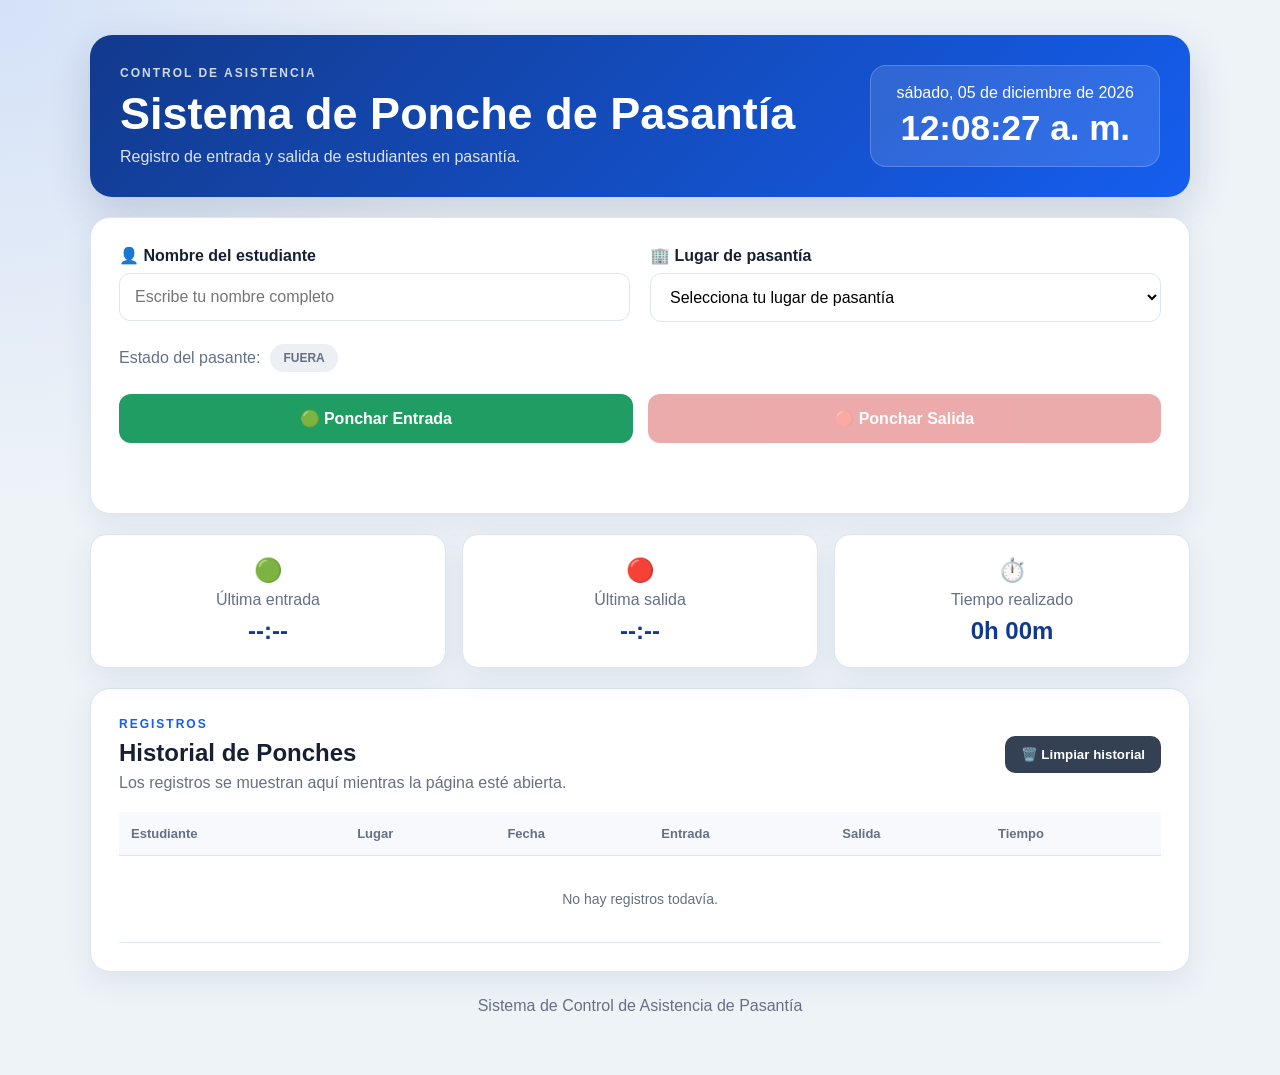
<file: index.html>
<!DOCTYPE html>
<html lang="es">

<head>
    <meta charset="UTF-8">

    <meta
        name="viewport"
        content="width=device-width, initial-scale=1.0"
    >

    <title>Sistema de Ponche de Pasantía</title>

    <link rel="stylesheet" href="style.css">
</head>


<body>

    <main class="contenedor">


        <!-- ENCABEZADO -->

        <section class="encabezado">

            <div class="encabezado-info">

                <p class="subtitulo">
                    CONTROL DE ASISTENCIA
                </p>

                <h1>
                    Sistema de Ponche de Pasantía
                </h1>

                <p class="descripcion">
                    Registro de entrada y salida de estudiantes en pasantía.
                </p>

            </div>


            <div class="reloj-contenedor">

                <span id="fecha">
                    Fecha
                </span>

                <strong id="reloj">
                    00:00:00
                </strong>

            </div>

        </section>



        <!-- FORMULARIO -->

        <section class="tarjeta">

            <div class="formulario-grid">


                <!-- NOMBRE -->

                <div class="campo">

                    <label for="nombre">
                        👤 Nombre del estudiante
                    </label>

                    <input
                        type="text"
                        id="nombre"
                        placeholder="Escribe tu nombre completo"
                    >

                </div>



                <!-- EMPRESA -->

                <div class="campo">

                    <label for="lugar">
                        🏢 Lugar de pasantía
                    </label>

                    <select id="lugar">

                        <option value="">
                            Selecciona tu lugar de pasantía
                        </option>

                        <option value="CINCINNATUS">
                            🏢 CINCINNATUS
                        </option>

                        <option value="INSTITUTO DE CONTADORES PÚBLICOS">
                            📊 INSTITUTO DE CONTADORES PÚBLICOS
                        </option>

                        <option value="DIGESETT">
                            🚦 DIGESETT
                        </option>

                        <option value="SUPERMERCADO 100%">
                            🛒 SUPERMERCADO 100%
                        </option>

                        <option value="CLÍNICA CORAZONES UNIDOS">
                            ❤️ CLÍNICA CORAZONES UNIDOS
                        </option>

                        <option value="CEDIEN">
                            🏥 CEDIEN
                        </option>

                        <option value="GRUPO CASSIMMIT SRL">
                            🏢 GRUPO CASSIMMIT SRL
                        </option>

                        <option value="UASD">
                            🎓 UASD
                        </option>

                        <option value="SHADDAI AUTOTÉCNICA">
                            🚗 SHADDAI AUTOTÉCNICA
                        </option>

                        <option value="MINISTERIO DE SALUD PÚBLICA">
                            🏥 MINISTERIO DE SALUD PÚBLICA
                        </option>

                    </select>

                </div>

            </div>



            <!-- ESTADO -->

            <div class="estado-contenedor">

                <span>
                    Estado del pasante:
                </span>

                <strong
                    id="estado"
                    class="estado fuera"
                >
                    FUERA
                </strong>

            </div>



            <!-- BOTONES -->

            <div class="botones">

                <button
                    id="btnEntrada"
                    class="btn entrada"
                >
                    🟢 Ponchar Entrada
                </button>


                <button
                    id="btnSalida"
                    class="btn salida"
                    disabled
                >
                    🔴 Ponchar Salida
                </button>

            </div>


            <p
                id="mensaje"
                class="mensaje"
            ></p>

        </section>



        <!-- RESUMEN -->

        <section class="resumen">


            <article class="caja">

                <div class="icono-resumen">
                    🟢
                </div>

                <p>
                    Última entrada
                </p>

                <h2 id="ultimaEntrada">
                    --:--
                </h2>

            </article>



            <article class="caja">

                <div class="icono-resumen">
                    🔴
                </div>

                <p>
                    Última salida
                </p>

                <h2 id="ultimaSalida">
                    --:--
                </h2>

            </article>



            <article class="caja">

                <div class="icono-resumen">
                    ⏱️
                </div>

                <p>
                    Tiempo realizado
                </p>

                <h2 id="tiempoTrabajado">
                    0h 00m
                </h2>

            </article>


        </section>



        <!-- HISTORIAL -->

        <section class="historial">


            <div class="historial-cabecera">

                <div>

                    <p class="subtitulo oscuro">
                        REGISTROS
                    </p>

                    <h2>
                        Historial de Ponches
                    </h2>

                    <p class="texto-historial">
                        Los registros se muestran aquí mientras la página esté abierta.
                    </p>

                </div>


                <button
                    id="btnLimpiar"
                    class="btn-limpiar"
                >
                    🗑️ Limpiar historial
                </button>

            </div>



            <div class="tabla-contenedor">

                <table>

                    <thead>

                        <tr>

                            <th>
                                Estudiante
                            </th>

                            <th>
                                Lugar
                            </th>

                            <th>
                                Fecha
                            </th>

                            <th>
                                Entrada
                            </th>

                            <th>
                                Salida
                            </th>

                            <th>
                                Tiempo
                            </th>

                        </tr>

                    </thead>


                    <tbody id="tabla">

                        <tr class="fila-vacia">

                            <td colspan="6">

                                No hay registros todavía.

                            </td>

                        </tr>

                    </tbody>

                </table>

            </div>

        </section>



        <!-- PIE -->

        <footer class="footer">

            <p>
                Sistema de Control de Asistencia de Pasantía
            </p>

        </footer>


    </main>


    <script src="script.js"></script>

</body>

</html>
</file>
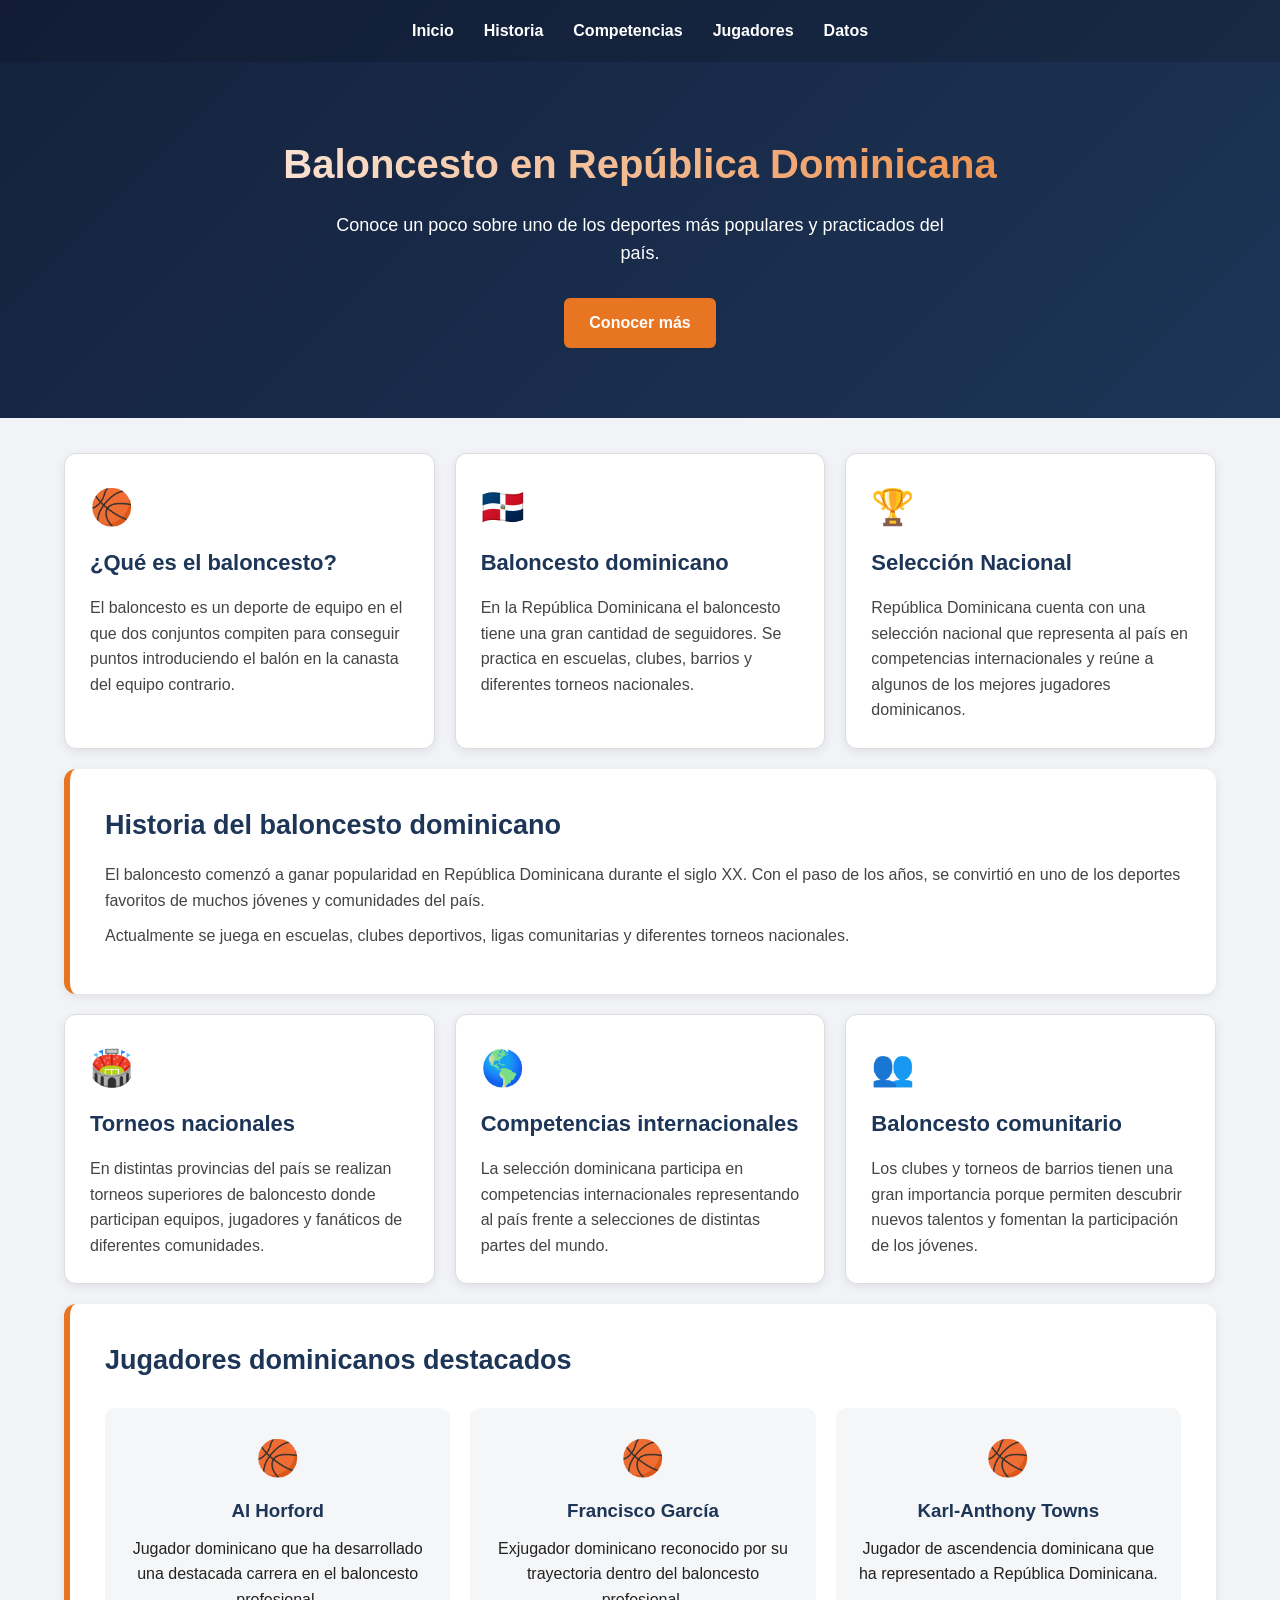
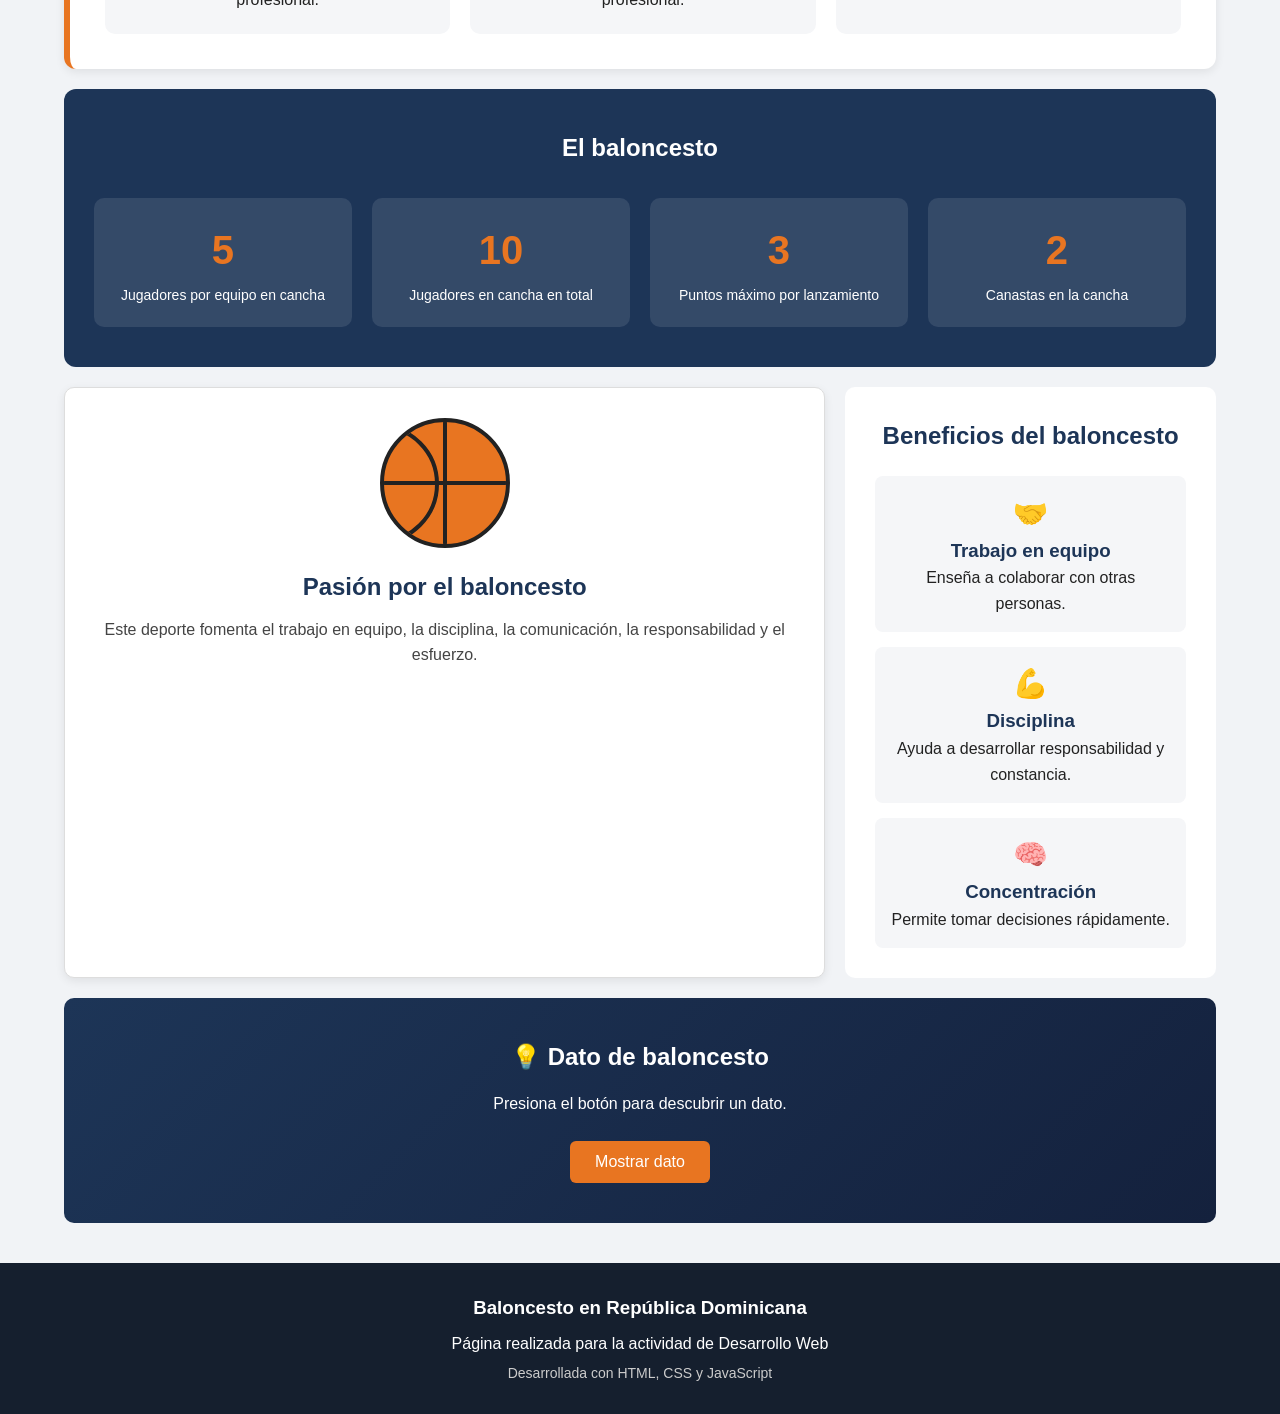
<file: hola/index.html>
<!DOCTYPE html>
<html lang="es">

<head>
    <meta charset="UTF-8">
    <meta name="viewport" content="width=device-width, initial-scale=1.0">
    <title>Baloncesto en República Dominicana</title>
    <link rel="stylesheet" href="style.css">
    <script src="script.js" defer></script>
</head>

<body>

    <header>
        <nav>
            <a href="#inicio">Inicio</a>
            <a href="#historia">Historia</a>
            <a href="#competencias">Competencias</a>
            <a href="#jugadores">Jugadores</a>
            <a href="#datos">Datos</a>
        </nav>

        <div id="inicio" class="encabezado">
            <h1>Baloncesto en República Dominicana</h1>

            <p>
                Conoce un poco sobre uno de los deportes más populares
                y practicados del país.
            </p>

            <a href="#historia" class="boton-inicio">
                Conocer más
            </a>
        </div>
    </header>

    <main>

        <!-- INFORMACIÓN PRINCIPAL -->

        <section class="tarjeta">
            <div class="icono">🏀</div>

            <h2>¿Qué es el baloncesto?</h2>

            <p>
                El baloncesto es un deporte de equipo en el que dos conjuntos
                compiten para conseguir puntos introduciendo el balón en la
                canasta del equipo contrario.
            </p>
        </section>

        <section class="tarjeta">
            <div class="icono">🇩🇴</div>

            <h2>Baloncesto dominicano</h2>

            <p>
                En la República Dominicana el baloncesto tiene una gran
                cantidad de seguidores. Se practica en escuelas, clubes,
                barrios y diferentes torneos nacionales.
            </p>
        </section>

        <section class="tarjeta">
            <div class="icono">🏆</div>

            <h2>Selección Nacional</h2>

            <p>
                República Dominicana cuenta con una selección nacional
                que representa al país en competencias internacionales
                y reúne a algunos de los mejores jugadores dominicanos.
            </p>
        </section>

        <!-- HISTORIA -->

        <section class="seccion-grande" id="historia">

            <h2>Historia del baloncesto dominicano</h2>

            <p>
                El baloncesto comenzó a ganar popularidad en República
                Dominicana durante el siglo XX. Con el paso de los años,
                se convirtió en uno de los deportes favoritos de muchos
                jóvenes y comunidades del país.
            </p>

            <p>
                Actualmente se juega en escuelas, clubes deportivos,
                ligas comunitarias y diferentes torneos nacionales.
            </p>

        </section>

        <!-- COMPETENCIAS -->

        <section class="tarjeta" id="competencias">

            <div class="icono">🏟️</div>

            <h2>Torneos nacionales</h2>

            <p>
                En distintas provincias del país se realizan torneos
                superiores de baloncesto donde participan equipos,
                jugadores y fanáticos de diferentes comunidades.
            </p>

        </section>

        <section class="tarjeta">

            <div class="icono">🌎</div>

            <h2>Competencias internacionales</h2>

            <p>
                La selección dominicana participa en competencias
                internacionales representando al país frente a
                selecciones de distintas partes del mundo.
            </p>

        </section>

        <section class="tarjeta">

            <div class="icono">👥</div>

            <h2>Baloncesto comunitario</h2>

            <p>
                Los clubes y torneos de barrios tienen una gran
                importancia porque permiten descubrir nuevos talentos
                y fomentan la participación de los jóvenes.
            </p>

        </section>

        <!-- JUGADORES -->

        <section class="seccion-grande" id="jugadores">

            <h2>Jugadores dominicanos destacados</h2>

            <div class="jugadores">

                <article class="jugador">
                    <span>🏀</span>
                    <h3>Al Horford</h3>
                    <p>
                        Jugador dominicano que ha desarrollado una
                        destacada carrera en el baloncesto profesional.
                    </p>
                </article>

                <article class="jugador">
                    <span>🏀</span>
                    <h3>Francisco García</h3>
                    <p>
                        Exjugador dominicano reconocido por su trayectoria
                        dentro del baloncesto profesional.
                    </p>
                </article>

                <article class="jugador">
                    <span>🏀</span>
                    <h3>Karl-Anthony Towns</h3>
                    <p>
                        Jugador de ascendencia dominicana que ha
                        representado a República Dominicana.
                    </p>
                </article>

            </div>

        </section>

        <!-- ESTADÍSTICAS -->

        <section class="estadisticas">

            <h2>El baloncesto</h2>

            <div class="contenedor-estadisticas">

                <div>
                    <strong>5</strong>
                    <span>Jugadores por equipo en cancha</span>
                </div>

                <div>
                    <strong>10</strong>
                    <span>Jugadores en cancha en total</span>
                </div>

                <div>
                    <strong>3</strong>
                    <span>Puntos máximo por lanzamiento</span>
                </div>

                <div>
                    <strong>2</strong>
                    <span>Canastas en la cancha</span>
                </div>

            </div>

        </section>

        <!-- BALÓN -->

        <section class="visual">

            <div class="balon">
                <div class="linea linea1"></div>
                <div class="linea linea2"></div>
                <div class="linea linea3"></div>
            </div>

            <h2>Pasión por el baloncesto</h2>

            <p>
                Este deporte fomenta el trabajo en equipo, la disciplina,
                la comunicación, la responsabilidad y el esfuerzo.
            </p>

        </section>

        <!-- BENEFICIOS -->

        <section class="beneficios">

            <h2>Beneficios del baloncesto</h2>

            <div class="lista-beneficios">

                <div>
                    <span>🤝</span>
                    <h3>Trabajo en equipo</h3>
                    <p>Enseña a colaborar con otras personas.</p>
                </div>

                <div>
                    <span>💪</span>
                    <h3>Disciplina</h3>
                    <p>Ayuda a desarrollar responsabilidad y constancia.</p>
                </div>

                <div>
                    <span>🧠</span>
                    <h3>Concentración</h3>
                    <p>Permite tomar decisiones rápidamente.</p>
                </div>

            </div>

        </section>

        <!-- INTERACTIVO -->

        <section class="interactivo" id="datos">

            <h2>💡 Dato de baloncesto</h2>

            <p id="dato">
                Presiona el botón para descubrir un dato.
            </p>

            <button type="button" id="btnDato">
                Mostrar dato
            </button>

        </section>

    </main>

    <footer>

        <h3>Baloncesto en República Dominicana</h3>

        <p>
            Página realizada para la actividad de Desarrollo Web
        </p>

        <p class="autor">
            Desarrollada con HTML, CSS y JavaScript
        </p>

    </footer>

</body>

</html>
</file>
<file: style.css>
* {
    margin: 0;
    padding: 0;
    box-sizing: border-box;
}


:root {

    --azul: #155eef;

    --azul-oscuro: #123a8c;

    --verde: #1f9d63;

    --rojo: #d64545;

    --gris-fondo: #eef3f8;

    --gris-texto: #667085;

    --blanco: #ffffff;

    --borde: #dde5ee;

}


body {

    min-height: 100vh;

    font-family:
        Arial,
        Helvetica,
        sans-serif;

    background:
        radial-gradient(
            circle at top left,
            rgba(21, 94, 239, 0.12),
            transparent 30%
        ),
        var(--gris-fondo);

    color: #172033;

}


/* CONTENEDOR */

.contenedor {

    width: min(
        1100px,
        calc(100% - 30px)
    );

    margin: 35px auto;

}


/* ENCABEZADO */

.encabezado {

    display: flex;

    justify-content: space-between;

    align-items: center;

    gap: 25px;

    padding: 30px;

    color: white;

    border-radius: 22px;

    background:
        linear-gradient(
            135deg,
            var(--azul-oscuro),
            var(--azul)
        );

    box-shadow:
        0 15px 40px
        rgba(28, 52, 94, 0.18);

}


.encabezado h1 {

    margin-bottom: 8px;

    font-size: clamp(
        28px,
        5vw,
        45px
    );

}


.descripcion {

    opacity: 0.85;

}


.subtitulo {

    margin-bottom: 8px;

    font-size: 12px;

    font-weight: bold;

    letter-spacing: 2px;

    opacity: 0.8;

}


.subtitulo.oscuro {

    color: var(--azul);

    opacity: 1;

}


/* RELOJ */

.reloj-contenedor {

    min-width: 250px;

    padding: 18px 25px;

    text-align: center;

    border-radius: 16px;

    background:
        rgba(
            255,
            255,
            255,
            0.12
        );

    border:
        1px solid
        rgba(
            255,
            255,
            255,
            0.20
        );

}


.reloj-contenedor span {

    display: block;

    margin-bottom: 6px;

}


.reloj-contenedor strong {

    font-size: 35px;

}


/* TARJETA */

.tarjeta {

    margin-top: 20px;

    padding: 28px;

    background: white;

    border: 1px solid var(--borde);

    border-radius: 20px;

    box-shadow:
        0 10px 30px
        rgba(28, 52, 94, 0.08);

}


/* FORMULARIO */

.formulario-grid {

    display: grid;

    grid-template-columns:
        repeat(
            2,
            1fr
        );

    gap: 20px;

}


label {

    display: block;

    margin-bottom: 8px;

    font-weight: bold;

}


input,
select {

    width: 100%;

    padding: 14px 15px;

    border:
        1px solid
        var(--borde);

    border-radius: 11px;

    background: white;

    font-size: 16px;

    outline: none;

}


input:focus,
select:focus {

    border-color: var(--azul);

    box-shadow:
        0 0 0 4px
        rgba(21, 94, 239, 0.10);

}


input:disabled,
select:disabled {

    background: #f2f4f7;

}


/* ESTADO */

.estado-contenedor {

    display: flex;

    align-items: center;

    gap: 10px;

    margin-top: 22px;

    color: var(--gris-texto);

}


.estado {

    padding: 7px 13px;

    border-radius: 50px;

    font-size: 12px;

    font-weight: bold;

}


.estado.fuera {

    color: #667085;

    background: #eceff3;

}


.estado.dentro {

    color: #15794c;

    background: #dbf5e8;

}


/* BOTONES */

.botones {

    display: grid;

    grid-template-columns:
        repeat(
            2,
            1fr
        );

    gap: 15px;

    margin-top: 22px;

}


.btn {

    padding: 15px;

    border: none;

    border-radius: 12px;

    color: white;

    font-size: 16px;

    font-weight: bold;

    cursor: pointer;

    transition: 0.2s;

}


.btn:hover:not(:disabled) {

    transform: translateY(-2px);

}


.btn:disabled {

    opacity: 0.45;

    cursor: not-allowed;

}


.entrada {

    background: var(--verde);

}


.salida {

    background: var(--rojo);

}


.mensaje {

    min-height: 24px;

    margin-top: 18px;

    text-align: center;

    font-weight: bold;

}


/* RESUMEN */

.resumen {

    display: grid;

    grid-template-columns:
        repeat(
            3,
            1fr
        );

    gap: 16px;

    margin-top: 20px;

}


.caja {

    padding: 22px;

    text-align: center;

    background: white;

    border: 1px solid var(--borde);

    border-radius: 16px;

    box-shadow:
        0 10px 30px
        rgba(28, 52, 94, 0.08);

}


.icono-resumen {

    margin-bottom: 7px;

    font-size: 23px;

}


.caja p {

    margin-bottom: 8px;

    color: var(--gris-texto);

}


.caja h2 {

    color: var(--azul-oscuro);

}


/* HISTORIAL */

.historial {

    margin-top: 20px;

    padding: 28px;

    background: white;

    border: 1px solid var(--borde);

    border-radius: 20px;

    box-shadow:
        0 10px 30px
        rgba(28, 52, 94, 0.08);

}


.historial-cabecera {

    display: flex;

    justify-content: space-between;

    align-items: center;

    gap: 20px;

    margin-bottom: 20px;

}


.texto-historial {

    margin-top: 7px;

    color: var(--gris-texto);

}


.btn-limpiar {

    padding: 11px 16px;

    border: none;

    border-radius: 10px;

    background: #344054;

    color: white;

    font-weight: bold;

    cursor: pointer;

}


.btn-limpiar:hover {

    background: #202939;

}


/* TABLA */

.tabla-contenedor {

    overflow-x: auto;

}


table {

    width: 100%;

    border-collapse: collapse;

}


th,
td {

    padding: 14px 12px;

    text-align: left;

    border-bottom:
        1px solid
        var(--borde);

    white-space: nowrap;

}


th {

    background: #f7f9fc;

    color: var(--gris-texto);

    font-size: 13px;

}


td {

    font-size: 14px;

}


.fila-vacia td {

    padding: 35px;

    text-align: center;

    color: var(--gris-texto);

}


/* FOOTER */

.footer {

    padding: 25px;

    text-align: center;

    color: var(--gris-texto);

}


/* RESPONSIVE */

@media(max-width: 750px) {

    .contenedor {

        width:
            calc(
                100% - 20px
            );

        margin:
            18px auto;

    }


    .encabezado {

        flex-direction: column;

        align-items: stretch;

    }


    .reloj-contenedor {

        min-width: 0;

    }


    .formulario-grid {

        grid-template-columns: 1fr;

    }


    .botones {

        grid-template-columns: 1fr;

    }


    .resumen {

        grid-template-columns: 1fr;

    }


    .historial-cabecera {

        flex-direction: column;

        align-items: stretch;

    }


    .btn-limpiar {

        width: 100%;

    }

}
</file>
<file: hola/style.css>
* {
    margin: 0;
    padding: 0;
    box-sizing: border-box;
}

html {
    scroll-behavior: smooth;
    scrollbar-width: thin;
    scrollbar-color: #e87521 #1d3557;
}

body {
    font-family: Arial, Helvetica, sans-serif;
    background-color: #f1f3f6;
    color: #222;
    line-height: 1.6;
}

/* HEADER */

header {
    background: linear-gradient(135deg, #14213d, #1d3557);
    color: white;
}

nav {
    display: flex;
    justify-content: center;
    gap: 30px;
    padding: 18px;
    background-color: rgba(0, 0, 0, 0.15);
}

nav a {
    color: white;
    text-decoration: none;
    font-weight: bold;
    transition: 0.3s;
}

nav a:hover {
    color: #e87521;
}

.encabezado {
    text-align: center;
    padding: 70px 20px;
}

.encabezado h1 {
    font-size: 40px;
    margin-bottom: 15px;

    background: linear-gradient(
        90deg,
        #ffffff,
        #e87521
    );

    background-clip: text;
    -webkit-background-clip: text;
    color: transparent;
    -webkit-text-fill-color: transparent;
}

.encabezado p {
    font-size: 18px;
    max-width: 650px;
    margin: auto;
    margin-bottom: 30px;
}

.boton-inicio {
    display: inline-block;
    background-color: #e87521;
    color: white;
    text-decoration: none;
    padding: 12px 25px;
    border-radius: 6px;
    font-weight: bold;
    transition: 0.3s;
}

.boton-inicio:hover {
    background-color: #c95d10;
    transform: translateY(-2px);
}

/* CONTENIDO */

main {
    width: 90%;
    max-width: 1200px;
    margin: 35px auto;

    display: grid;
    grid-template-columns: repeat(3, 1fr);
    gap: 20px;
}

/* TARJETAS */

.tarjeta {
    background-color: white;
    padding: 25px;
    border: 1px solid #dddddd;
    border-radius: 12px;
    box-shadow: 0 3px 10px rgba(0, 0, 0, 0.08);
    transition: 0.3s;
}

.tarjeta:hover {
    transform: translateY(-5px);
    box-shadow: 0 8px 20px rgba(0, 0, 0, 0.12);
}

.icono {
    font-size: 35px;
    margin-bottom: 10px;
}

.tarjeta h2 {
    color: #1d3557;
    margin-bottom: 15px;
    font-size: 22px;
}

.tarjeta p {
    font-size: 16px;
    color: #444;
}

/* SECCIÓN GRANDE */

.seccion-grande {
    grid-column: 1 / -1;
    background-color: white;
    padding: 35px;
    border-radius: 12px;
    border-left: 6px solid #e87521;
    box-shadow: 0 3px 10px rgba(0, 0, 0, 0.08);
}

.seccion-grande h2 {
    color: #1d3557;
    font-size: 27px;
    margin-bottom: 15px;
}

.seccion-grande > p {
    margin-bottom: 10px;
    color: #444;
}

/* JUGADORES */

.jugadores {
    display: grid;
    grid-template-columns: repeat(3, 1fr);
    gap: 20px;
    margin-top: 25px;
}

.jugador {
    background-color: #f5f6f8;
    padding: 22px;
    border-radius: 10px;
    text-align: center;
}

.jugador span {
    font-size: 35px;
}

.jugador h3 {
    color: #1d3557;
    margin: 10px 0;
}

/* ESTADÍSTICAS */

.estadisticas {
    grid-column: 1 / -1;
    background-color: #1d3557;
    color: white;
    padding: 40px 30px;
    border-radius: 12px;
    text-align: center;
}

.estadisticas h2 {
    margin-bottom: 30px;
}

.contenedor-estadisticas {
    display: grid;
    grid-template-columns: repeat(4, 1fr);
    gap: 20px;
}

.contenedor-estadisticas div {
    background-color: rgba(255, 255, 255, 0.1);
    padding: 20px;
    border-radius: 10px;
}

.contenedor-estadisticas strong {
    display: block;
    font-size: 40px;
    color: #e87521;
}

.contenedor-estadisticas span {
    font-size: 14px;
}

/* BALÓN */

.visual {
    grid-column: span 2;
    background-color: white;
    padding: 30px;
    border: 1px solid #dddddd;
    border-radius: 10px;
    text-align: center;
    box-shadow: 0 3px 10px rgba(0, 0, 0, 0.08);
}

.visual h2 {
    color: #1d3557;
    margin-top: 20px;
    margin-bottom: 10px;
}

.visual p {
    color: #444;
}

.balon {
    width: 130px;
    height: 130px;
    background-color: #e87521;
    border: 4px solid #222;
    border-radius: 50%;
    margin: auto;
    position: relative;
    overflow: hidden;
}

.linea {
    position: absolute;
    background-color: #222;
}

.linea1 {
    width: 4px;
    height: 100%;
    left: 50%;
    transform: translateX(-50%);
}

.linea2 {
    width: 100%;
    height: 4px;
    top: 50%;
    transform: translateY(-50%);
}

.linea3 {
    width: 120px;
    height: 120px;
    border: 4px solid #222;
    background-color: transparent;
    border-radius: 50%;
    left: -65px;
    top: 2px;
}

/* BENEFICIOS */

.beneficios {
    background-color: white;
    padding: 30px;
    border-radius: 10px;
    text-align: center;
}

.beneficios h2 {
    color: #1d3557;
    margin-bottom: 20px;
}

.lista-beneficios {
    display: grid;
    gap: 15px;
}

.lista-beneficios div {
    background-color: #f5f6f8;
    padding: 15px;
    border-radius: 8px;
}

.lista-beneficios span {
    font-size: 28px;
}

.lista-beneficios h3 {
    color: #1d3557;
}

/* INTERACTIVO */

.interactivo {
    grid-column: 1 / -1;
    background: linear-gradient(135deg, #1d3557, #14213d);
    color: white;
    padding: 40px;
    border-radius: 10px;
    text-align: center;
}

.interactivo h2 {
    margin-bottom: 15px;
}

.interactivo p {
    margin-bottom: 20px;
    min-height: 30px;
}

button {
    background-color: #e87521;
    color: white;
    border: none;
    border-radius: 6px;
    padding: 12px 25px;
    font-size: 16px;
    cursor: pointer;

    transition:
        background-color 0.3s ease,
        transform 0.3s ease;
}

button:hover {
    background-color: #c95d10;
    transform: translateY(-2px);
}

button:focus {
    outline: 3px solid rgba(232, 117, 33, 0.35);
    outline-offset: 3px;
}

/* FOOTER */

footer {
    background-color: #151f2e;
    color: white;
    text-align: center;
    padding: 30px 20px;
    margin-top: 40px;
}

footer h3 {
    margin-bottom: 8px;
}

.autor {
    color: #cccccc;
    font-size: 14px;
    margin-top: 5px;
}

/* SCROLLBAR */

::-webkit-scrollbar {
    width: 12px;
}

::-webkit-scrollbar-track {
    background-color: #1d3557;
}

::-webkit-scrollbar-thumb {
    background-color: #e87521;
    border-radius: 10px;
}

/* TABLET */

@media (max-width: 900px) {

    main {
        grid-template-columns: repeat(2, 1fr);
    }

    .visual {
        grid-column: span 1;
    }

    .jugadores {
        grid-template-columns: 1fr;
    }

    .contenedor-estadisticas {
        grid-template-columns: repeat(2, 1fr);
    }

}

/* CELULAR */

@media (max-width: 600px) {

    nav {
        flex-wrap: wrap;
        gap: 15px;
        font-size: 14px;
    }

    .encabezado {
        padding: 50px 15px;
    }

    .encabezado h1 {
        font-size: 29px;
    }

    .encabezado p {
        font-size: 15px;
    }

    main {
        width: 92%;
        grid-template-columns: 1fr;
        margin: 25px auto;
    }

    .visual {
        grid-column: span 1;
    }

    .tarjeta,
    .visual,
    .interactivo,
    .seccion-grande,
    .beneficios {
        padding: 22px;
    }

    .balon {
        width: 110px;
        height: 110px;
    }

    .contenedor-estadisticas {
        grid-template-columns: 1fr 1fr;
    }

}
</file>
